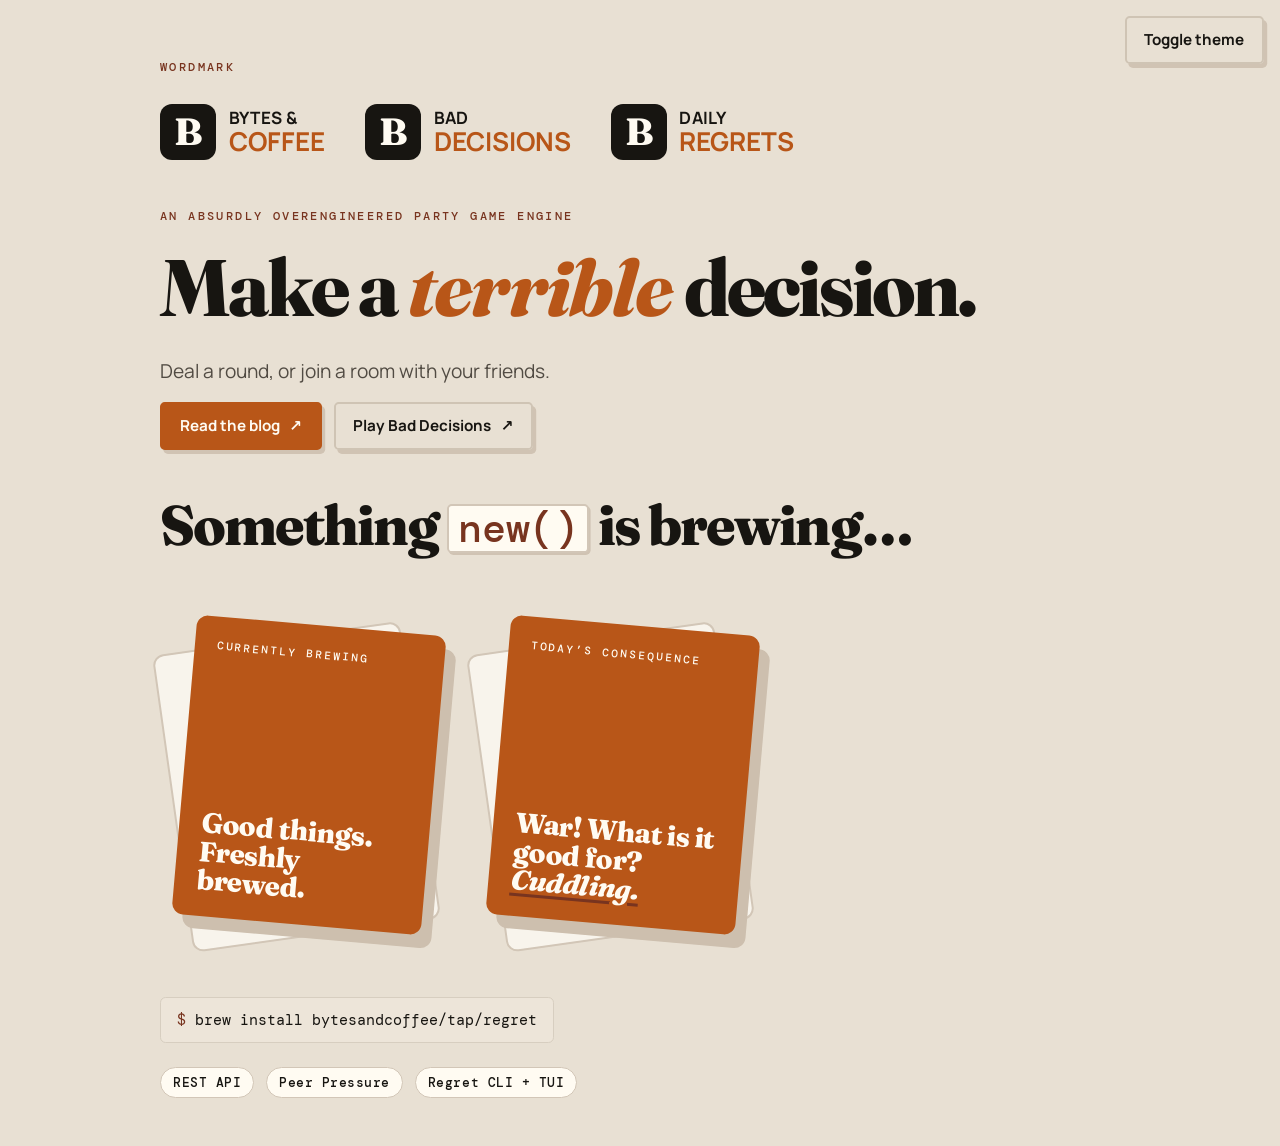
<file: examples/index.html>
<!doctype html>
<html lang="en">
<head>
<meta charset="utf-8">
<meta name="viewport" content="width=device-width, initial-scale=1">
<title>Bytes &amp; Coffee components</title>
<link rel="stylesheet" href="../css/fonts.css">
<link rel="stylesheet" href="../tokens/tokens.css">
<link rel="stylesheet" href="../css/components.css">
<style>
  body { margin: 0; background: var(--page); color: var(--ink); font-family: var(--font-sans); }
  main { max-width: 960px; margin: 0 auto; padding: 48px 20px; display: grid; gap: var(--space-5); }
  section { display: grid; gap: var(--space-3); }
  h2 { margin: 0; }
  .theme { position: fixed; top: 16px; right: 16px; }
</style>
</head>
<body>
<button class="bc-btn theme" type="button" onclick="document.documentElement.dataset.theme = document.documentElement.dataset.theme === 'light' ? 'dark' : 'light'">Toggle theme</button>
<main>
  <section><p class="kicker" style="color:var(--orange-dark)">Wordmark</p>
    <div class="bc-row" style="gap:2.5rem">
      <span class="bc-wm"><span class="bc-tile">B</span><span class="bc-wm-text">BYTES &amp;<b>COFFEE</b></span></span>
      <span class="bc-wm"><span class="bc-tile">B</span><span class="bc-wm-text">BAD<b>DECISIONS</b></span></span>
      <span class="bc-wm"><span class="bc-tile">B</span><span class="bc-wm-text">DAILY<b>REGRETS</b></span></span>
    </div></section>
  <section><p class="bc-kicker">An absurdly overengineered party game engine</p>
    <h1 class="bc-headline" style="font-size:clamp(3.5rem,10vw,5rem)">Make a <span class="bc-accent">terrible</span> decision.</h1>
    <p class="bc-lead">Deal a round, or join a room with your friends.</p>
    <div class="bc-row"><a class="bc-btn bc-btn-primary" href="https://blog.bytes.coffee/">Read the blog <span aria-hidden="true">↗</span></a><a class="bc-btn" href="https://bytes.coffee/bad-decisions/">Play Bad Decisions <span aria-hidden="true">↗</span></a></div></section>
  <section><h2 class="bc-headline" style="font-size:3.5rem">Something <span class="bc-chip">new()</span> is brewing…</h2></section>
  <section><div class="bc-row" style="gap:4rem;padding:24px">
    <div class="bc-cards"><div class="bc-card bc-card-back"></div><div class="bc-card bc-card-front"><div class="bc-card-kicker">Currently brewing</div><div class="bc-card-title">Good things. Freshly brewed.</div></div></div>
    <div class="bc-cards"><div class="bc-card bc-card-back"></div><div class="bc-card bc-card-front"><div class="bc-card-kicker">Today’s consequence</div><div class="bc-card-title">War! What is it good for? <em>Cuddling.</em></div></div></div>
  </div></section>
  <section class="bc-stack"><span class="bc-cmd"><span class="p">$</span>brew install bytesandcoffee/tap/regret</span>
    <div class="bc-row"><span class="bc-tag">REST API</span><span class="bc-tag">Peer Pressure</span><span class="bc-tag">Regret CLI + TUI</span></div></section>
</main>
</body>
</html>
</file>
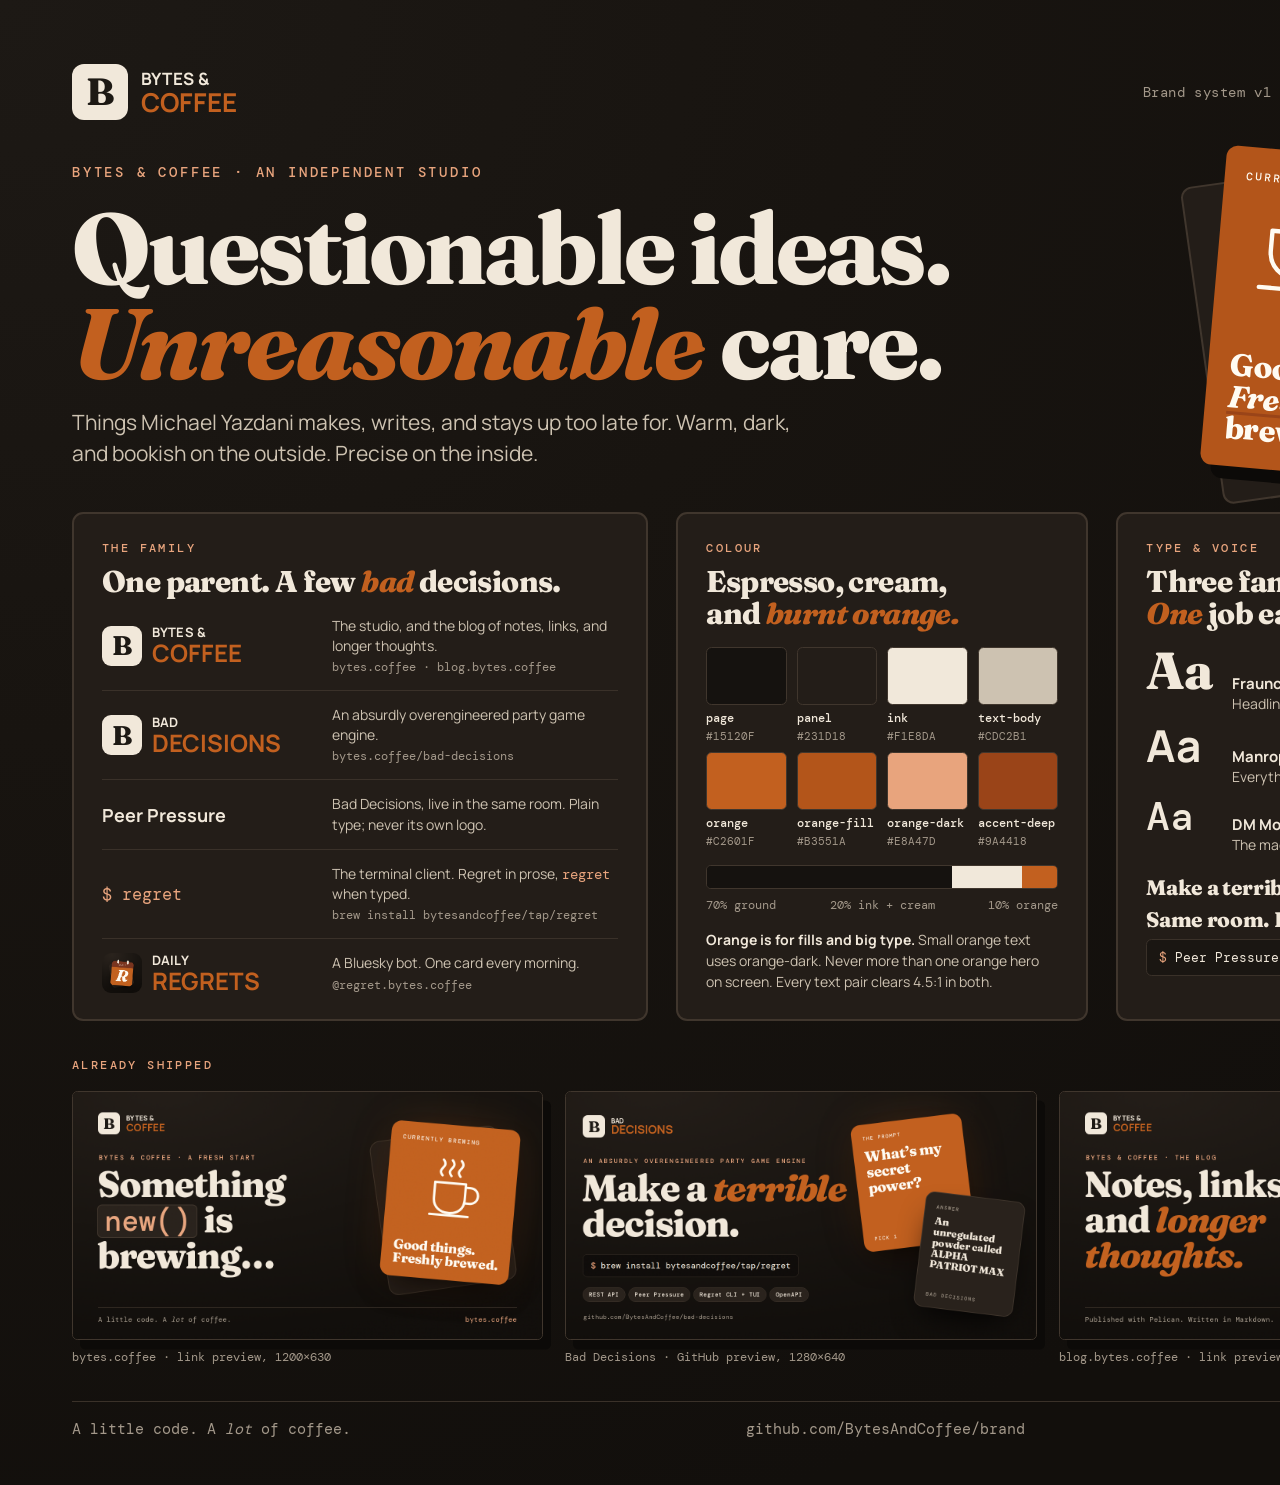
<file: sizzle/sizzle.html>
<!doctype html>
<html lang="en" data-theme="dark">
<script>
  // ?theme=light renders the Latte (light) theme; default is Espresso.
  if (new URLSearchParams(location.search).get('theme') === 'light') document.documentElement.dataset.theme = 'light';
</script>
<head>
<meta charset="utf-8">
<title>Bytes &amp; Coffee sizzle page</title>
<link rel="stylesheet" href="../css/fonts.css">
<link rel="stylesheet" href="../tokens/tokens.css">
<link rel="stylesheet" href="../css/components.css">
<style>
  /* One 1600px-wide page; the build script sizes the PDF to the sheet. Build with: node scripts/build_sizzle.js */
  @page { margin: 0; }
  html, body { margin: 0; -webkit-print-color-adjust: exact; print-color-adjust: exact; }
  body { background: var(--page); color: var(--ink); font-family: var(--font-sans); }
  .sheet {
    width: 1600px; box-sizing: border-box; padding: 64px 72px 48px;
    background: radial-gradient(120% 110% at 0% 0%, var(--page-a) 0%, var(--page-b) 45%, var(--page-c) 100%);
    display: grid; gap: 36px;
  }

  /* Header */
  .top { display: flex; justify-content: space-between; align-items: center; }
  /* Metadata set straight on the page. Light muted is only 4.0:1 on page, so Latte uses text-body. */
  .sheet { --meta: var(--muted); }
  :root[data-theme="light"] .sheet { --meta: var(--text-body); }
  .top .caption { font: 400 14px/1 var(--font-mono); color: var(--meta); letter-spacing: .04em; }
  .top .caption b { font-weight: 500; color: var(--meta); }
  :root:not([data-theme="light"]) .top .th-dark, :root[data-theme="light"] .top .th-light { color: var(--ink); }

  /* Hero */
  .hero { display: grid; grid-template-columns: 1fr 360px; gap: var(--space-6); align-items: center; }
  .hero .bc-headline { font-size: 100px; letter-spacing: -.03em; font-variation-settings: "opsz" 60, "WONK" 0, "SOFT" 0; }
  .hero .bc-accent { font-variation-settings: "opsz" 60, "WONK" 0, "SOFT" 0; }
  .hero .bc-lead { max-width: 58ch; font-size: 21px; }
  .hero .bc-kicker { font-size: 14px; margin-bottom: 20px; }
  .hero .bc-cards { width: 270px; height: 320px; justify-self: center; }
  .hero .bc-card-title { font-size: 31px; }
  .cup { width: 110px; height: 110px; margin: 6px 0 0 4px; }

  /* Panels */
  .grid { display: grid; grid-template-columns: 1.4fr 1fr 1fr; gap: 28px; min-height: 0; }
  .panel { background: var(--panel); border: 2px solid var(--border-card); border-radius: var(--radius-lg); padding: 26px 28px; box-sizing: border-box; display: flex; flex-direction: column; gap: 18px; min-height: 0; }
  .panel h2 { font: 800 30px/1.05 var(--font-display); letter-spacing: -.02em; margin: 0; text-wrap: balance; font-variation-settings: "opsz" 36, "WONK" 0, "SOFT" 0; }
  .panel h2 em { color: var(--orange); font-variation-settings: "WONK" 0, "SOFT" 0; }
  .panel .bc-kicker { font-size: 12px; margin: 0 0 -8px; }

  /* Family */
  .fam { display: grid; gap: 14px; }
  .fam-row { display: grid; grid-template-columns: 214px 1fr; align-items: center; gap: 16px; padding-bottom: 14px; border-bottom: 1px solid var(--line); }
  .fam-row:last-child { border-bottom: 0; padding-bottom: 0; }
  .fam .bc-tile { width: 40px; height: 40px; font-size: 27px; border-radius: 9px; }
  .fam .bc-wm { gap: .6rem; }
  .fam .bc-wm-text { font-size: 13px; }
  .fam .bc-wm-text b { font-size: 24px; }
  .fam .avatar { width: 40px; height: 40px; border-radius: 9px; }
  .fam .plain { font: 700 18px/1 var(--font-sans); color: var(--ink); }
  .fam code { font: 400 17px/1 var(--font-mono); color: var(--orange-dark); }
  .fam p { margin: 0; font-size: 14px; line-height: 1.45; color: var(--text-body); }
  .fam p span { display: block; font: 400 12px/1.4 var(--font-mono); color: var(--muted); margin-top: 3px; }

  /* Colour */
  .swatches { display: grid; grid-template-columns: repeat(4, 1fr); gap: 10px; }
  .sw { display: grid; gap: 7px; }
  .sw i { display: block; height: 56px; border-radius: var(--radius-md); border: 1.5px solid var(--border-card); }
  .sw b { font: 500 12px/1 var(--font-mono); color: var(--ink); }
  .sw span { font: 400 11px/1 var(--font-mono); color: var(--muted); }
  .budget { display: grid; grid-template-columns: 70fr 20fr 10fr; height: 22px; border-radius: var(--radius-sm); overflow: hidden; border: 1.5px solid var(--border-card); }
  .budget i:nth-child(1) { background: var(--page); }
  .budget i:nth-child(2) { background: var(--ink); }
  .budget i:nth-child(3) { background: var(--orange); }
  .budget-key { display: flex; justify-content: space-between; font: 400 12px/1 var(--font-mono); color: var(--muted); margin-top: -8px; }
  .rule { text-wrap: pretty; font-size: 14px; line-height: 1.5; color: var(--text-body); margin: 0; }
  .rule b { color: var(--ink); }

  /* Type + voice */
  .type { display: grid; gap: 12px; }
  .spec { display: grid; grid-template-columns: 74px 1fr; align-items: baseline; gap: 12px; }
  .spec .aa { font-size: 52px; line-height: .9; color: var(--ink); }
  .spec .f1 { font-family: var(--font-display); font-weight: 800; letter-spacing: -.03em; font-variation-settings: "WONK" 0, "SOFT" 0; }
  .spec .f2 { font-family: var(--font-sans); font-weight: 700; font-size: 44px; }
  .spec .f3 { font-family: var(--font-mono); font-weight: 500; font-size: 40px; }
  .spec p { margin: 0; font-size: 14px; line-height: 1.4; color: var(--text-body); }
  .spec p b { display: block; color: var(--ink); font-size: 15px; }
  .voice { display: grid; gap: 8px; margin-top: 2px; }
  .voice q { font: 800 21px/1.15 var(--font-display); letter-spacing: -.015em; color: var(--ink); quotes: none; font-variation-settings: "WONK" 0, "SOFT" 0; }
  .voice .bc-cmd { font-size: 13px; padding: 9px 12px; justify-self: start; }

  /* Shipped media */
  .shipped { display: grid; gap: 18px; }
  .shipped .bc-kicker { font-size: 12px; margin: 0; }
  .media { display: grid; grid-template-columns: repeat(3, 1fr); gap: 24px; }
  .media figure { margin: 0; display: grid; gap: 10px; }
  .media figcaption { font: 400 12px/1.3 var(--font-mono); color: var(--meta); }
  .media img { width: 100%; aspect-ratio: 1200 / 630; object-fit: cover; display: block; border-radius: var(--radius-md); border: 1.5px solid var(--border-card); box-shadow: 0.5rem 0.6rem 0 var(--shadow-hard); }
  /* A hard shadow, not the blurred elev-media: Chromium prints blur as a soft-masked raster that Preview draws as grey bands. */

  /* Footer */
  .foot { display: flex; justify-content: space-between; align-items: baseline; border-top: 1px solid var(--line); padding-top: 20px; font: 400 15px/1 var(--font-mono); color: var(--meta); }
  .foot em { font-style: italic; }
  .foot .url { color: var(--orange-dark); }
</style>
</head>
<body>
<div class="sheet">

  <header class="top">
    <span class="bc-wm"><span class="bc-tile">B</span><span class="bc-wm-text">BYTES &amp;<b>COFFEE</b></span></span>
    <span class="caption">Brand system v1 · Served as <b class="th-dark">Espresso</b> or <b class="th-light">Latte</b></span>
  </header>

  <section class="hero">
    <div>
      <p class="bc-kicker">Bytes &amp; Coffee · An independent studio</p>
      <h1 class="bc-headline">Questionable ideas. <span class="bc-accent">Unreasonable</span> care.</h1>
      <p class="bc-lead" data-latte="Things Michael Yazdani makes, writes, and stays up too late for. Warm and bookish on the outside. Precise on the inside.">Things Michael Yazdani makes, writes, and stays up too late for. Warm, dark, and bookish on the outside. Precise on the inside.</p>
    </div>
    <div class="bc-cards">
      <div class="bc-card bc-card-back"></div>
      <div class="bc-card bc-card-front">
        <div>
          <div class="bc-card-kicker" data-latte="Now steaming">Currently brewing</div>
          <svg class="cup" viewBox="0 0 100 100" fill="none" stroke="currentColor" stroke-width="4" stroke-linecap="round" stroke-linejoin="round" aria-hidden="true">
            <path d="M34 10c-4 5 4 9 0 15M48 8c-4 5 4 9 0 15M62 10c-4 5 4 9 0 15"/>
            <path d="M24 36h52v18c0 14-11 24-26 24S24 68 24 54z"/>
            <path d="M76 42h5a9 9 0 0 1 0 18h-6"/>
            <path d="M16 88h68"/>
          </svg>
        </div>
        <div class="bc-card-title" data-latte-html="Same beans. &lt;em&gt;More&lt;/em&gt; milk.">Good things. <em>Freshly</em> brewed.</div>
      </div>
    </div>
  </section>

  <section class="grid">

    <div class="panel">
      <p class="bc-kicker">The family</p>
      <h2>One parent. A few <em>bad</em> decisions.</h2>
      <div class="fam">
        <div class="fam-row">
          <span class="bc-wm"><span class="bc-tile">B</span><span class="bc-wm-text">BYTES &amp;<b>COFFEE</b></span></span>
          <p>The studio, and the blog of notes, links, and longer thoughts.<span>bytes.coffee · blog.bytes.coffee</span></p>
        </div>
        <div class="fam-row">
          <span class="bc-wm"><span class="bc-tile">B</span><span class="bc-wm-text">BAD<b>DECISIONS</b></span></span>
          <p>An absurdly overengineered party game engine.<span>bytes.coffee/bad-decisions</span></p>
        </div>
        <div class="fam-row">
          <span class="plain">Peer Pressure</span>
          <p>Bad Decisions, live in the same room. Plain type; never its own logo.</p>
        </div>
        <div class="fam-row">
          <code>$ regret</code>
          <p>The terminal client. Regret in prose, <code style="font-size:14px">regret</code> when typed.<span>brew install bytesandcoffee/tap/regret</span></p>
        </div>
        <div class="fam-row">
          <span class="bc-wm"><img class="avatar" src="../assets/logos/daily-regrets-avatar.png" alt=""><span class="bc-wm-text">DAILY<b>REGRETS</b></span></span>
          <p>A Bluesky bot. One card every morning.<span>@regret.bytes.coffee</span></p>
        </div>
      </div>
    </div>

    <div class="panel">
      <p class="bc-kicker">Colour</p>
      <h2 data-latte-html="Latte, ink, and &lt;em&gt;burnt orange.&lt;/em&gt;">Espresso, cream, and <em>burnt orange.</em></h2>
      <div class="swatches">
        <div class="sw" data-token="page"><i style="background:var(--page)"></i><b>page</b><span></span></div>
        <div class="sw" data-token="panel"><i style="background:var(--panel)"></i><b>panel</b><span></span></div>
        <div class="sw" data-token="ink"><i style="background:var(--ink)"></i><b>ink</b><span></span></div>
        <div class="sw" data-token="text-body"><i style="background:var(--text-body)"></i><b>text-body</b><span></span></div>
        <div class="sw" data-token="orange"><i style="background:var(--orange)"></i><b>orange</b><span></span></div>
        <div class="sw" data-token="orange-fill"><i style="background:var(--orange-fill)"></i><b>orange-fill</b><span></span></div>
        <div class="sw" data-token="orange-dark"><i style="background:var(--orange-dark)"></i><b>orange-dark</b><span></span></div>
        <div class="sw" data-token="accent-deep"><i style="background:var(--accent-deep)"></i><b>accent-deep</b><span></span></div>
      </div>
      <div class="budget"><i></i><i></i><i></i></div>
      <div class="budget-key"><span>70% ground</span><span>20% ink + cream</span><span>10% orange</span></div>
      <p class="rule"><b>Orange is for fills and big type.</b> Small orange text uses orange-dark. Never more than one orange hero on screen. Every text pair clears 4.5:1 in both.</p>
    </div>

    <div class="panel">
      <p class="bc-kicker">Type &amp; voice</p>
      <h2>Three families. <em>One</em> job each.</h2>
      <div class="type">
        <div class="spec"><span class="aa f1">Aa</span><p><b>Fraunces</b>Headlines, cards, titles. ExtraBold, tight.</p></div>
        <div class="spec"><span class="aa f2">Aa</span><p><b>Manrope</b>Everything people read at length.</p></div>
        <div class="spec"><span class="aa f3">Aa</span><p><b>DM Mono</b>The machine's voice: kickers, commands.</p></div>
      </div>
      <div class="voice">
        <q>Make a terrible decision.</q>
        <q>Same room. Full screen.</q>
        <span class="bc-cmd"><span class="p">$</span>Peer Pressure faltered: Regret alone</span>
      </div>
    </div>

  </section>

  <section class="shipped">
  <p class="bc-kicker">Already shipped</p>
  <div class="media">
    <figure><img src="../assets/social/bytes-coffee-og.png" alt="Bytes &amp; Coffee link preview"><figcaption>bytes.coffee · link preview, 1200×630</figcaption></figure>
    <figure><img src="../assets/social/bad-decisions-github-preview.png" alt="Bad Decisions GitHub social preview"><figcaption>Bad Decisions · GitHub preview, 1280×640</figcaption></figure>
    <figure><img src="../assets/social/blog-og.png" alt="Blog link preview"><figcaption>blog.bytes.coffee · link preview, 1200×630</figcaption></figure>
  </div>
  </section>

  <footer class="foot">
    <span data-latte-html="A little code. A &lt;em&gt;lot&lt;/em&gt; of coffee. Some of it with milk.">A little code. A <em>lot</em> of coffee.</span>
    <span>github.com/BytesAndCoffee/brand</span>
    <span class="url">bytes.coffee</span>
  </footer>

</div>
<script>
  // Latte copy, and swatch hex labels from the live tokens, so both editions stay correct.
  if (document.documentElement.dataset.theme === 'light') {
    for (const el of document.querySelectorAll('[data-latte]')) el.textContent = el.dataset.latte;
    for (const el of document.querySelectorAll('[data-latte-html]')) el.innerHTML = el.dataset.latteHtml;
  }
  const css = getComputedStyle(document.documentElement);
  for (const sw of document.querySelectorAll('.sw[data-token]'))
    sw.querySelector('span').textContent = css.getPropertyValue('--' + sw.dataset.token).trim().toUpperCase();
</script>
</body>
</html>
</file>
<file: css/fonts.css>
/* Bytes & Coffee fonts, self-hosted (SIL OFL 1.1, see fonts/<family>/OFL.txt).
   Or load the same families from Google Fonts:
   https://fonts.googleapis.com/css2?family=DM+Mono:wght@400;500&family=Fraunces:ital,opsz,wght@0,9..144,600..800;1,9..144,800&family=Manrope:wght@400..800&display=swap */
@font-face { font-family: "Fraunces"; src: url("../fonts/fraunces/Fraunces-VF.ttf") format("truetype"); font-weight: 100 900; font-style: normal; font-display: swap; }
@font-face { font-family: "Fraunces"; src: url("../fonts/fraunces/Fraunces-Italic-VF.ttf") format("truetype"); font-weight: 100 900; font-style: italic; font-display: swap; }
@font-face { font-family: "Manrope"; src: url("../fonts/manrope/Manrope-VF.ttf") format("truetype"); font-weight: 200 800; font-style: normal; font-display: swap; }
@font-face { font-family: "DM Mono"; src: url("../fonts/dm-mono/DMMono-Regular.ttf") format("truetype"); font-weight: 400; font-style: normal; font-display: swap; }
@font-face { font-family: "DM Mono"; src: url("../fonts/dm-mono/DMMono-Medium.ttf") format("truetype"); font-weight: 500; font-style: normal; font-display: swap; }
</file>
<file: tokens/tokens.css>
/* Bytes & Coffee tokens. Generated by scripts/build_tokens.py from tokens.json; edit that, not this.
   Espresso (dark) is the primary theme. Light applies with data-theme="light",
   or when there is no data-theme and the viewer prefers light. */
:root {
  --page: #15120f;
  --page-a: #1d1915;
  --page-b: #181410;
  --page-c: #120f0c;
  --paper: #1f1a15;
  --panel: #231d18;
  --panel-sunk: #1a1612;
  --panel-sunk-glass: #1a1612ee;
  --cream: #29221c;
  --ink: #f1e8da;
  --text-body: #cdc2b1;
  --muted: #a3988a;
  --muted-soft: #9a8f82;
  --orange: #c2601f;
  --orange-fill: #b3551a;
  --orange-dark: #e8a47d;
  --accent-deep: #9a4418;
  --on-accent: #fffbf2;
  --on-ink: #1d1914;
  --line: #3a3129;
  --border: #3d342b;
  --border-soft: #2f2821;
  --border-card: #40362d;
  --border-strong: #6b5f52;
  --shadow-hard: #0c0a08;
  --shadow-soft: #0f0c0a;
  --shadow-diffuse: #00000059;
  --shadow-modal: #00000099;
  --signal-good: #7fb58a;
  --signal-bad: #e07a5f;
  --elev-chip: 0.04em 0.05em 0 #0f0c0a;
  --elev-button: 0.2rem 0.25rem 0 #0f0c0a;
  --elev-card: 0.7rem 0.8rem 0 #0c0a08;
  --elev-media: 0 40px 80px -30px rgba(0,0,0,0.9);
  --space-1: 0.6rem;
  --space-2: 0.75rem;
  --space-3: 1rem;
  --space-4: 1.5rem;
  --space-5: 3rem;
  --space-6: 4rem;
  --radius-chip: 0.12em;
  --radius-sm: 0.3rem;
  --radius-md: 0.35rem;
  --radius-lg: 0.7rem;
  --radius-tile: 12px;
  --radius-card: 26px;
  --font-display: Fraunces, Georgia, serif;
  --font-sans: Manrope, system-ui, sans-serif;
  --font-mono: "DM Mono", ui-monospace, Menlo, monospace;
  color-scheme: dark;
}
@media (prefers-color-scheme: light) {
  :root:not([data-theme="dark"]) {
    --page: #e8e0d3;
    --page-a: #eee7dc;
    --page-b: #e6ddce;
    --page-c: #dfd3c2;
    --paper: #f4efe4;
    --panel: #f8f4ec;
    --panel-sunk: #ede5d9;
    --panel-sunk-glass: #ede5d9ee;
    --cream: #fffbf2;
    --ink: #171511;
    --text-body: #514b43;
    --muted: #706b62;
    --muted-soft: #777066;
    --orange: #b85618;
    --orange-fill: #b85618;
    --orange-dark: #78341f;
    --accent-deep: #78341f;
    --on-accent: #fffbf2;
    --on-ink: #fffbf2;
    --line: #d7cec0;
    --border: #cfc4b4;
    --border-soft: #d9d0c4;
    --border-card: #d2c6b7;
    --border-strong: #a89e8f;
    --shadow-hard: #cdbfae;
    --shadow-soft: #d0c3b3;
    --shadow-diffuse: #5f49321c;
    --shadow-modal: #17151155;
    --signal-good: #3e6b4a;
    --signal-bad: #9f3c24;
    --elev-chip: 0.04em 0.05em 0 #d0c3b3;
    --elev-button: 0.2rem 0.25rem 0 #d0c3b3;
    --elev-card: 0.7rem 0.8rem 0 #cdbfae;
    --elev-media: 0 40px 80px -30px rgba(0,0,0,0.9);
    color-scheme: light;
  }
}
:root[data-theme="light"] {
  --page: #e8e0d3;
  --page-a: #eee7dc;
  --page-b: #e6ddce;
  --page-c: #dfd3c2;
  --paper: #f4efe4;
  --panel: #f8f4ec;
  --panel-sunk: #ede5d9;
  --panel-sunk-glass: #ede5d9ee;
  --cream: #fffbf2;
  --ink: #171511;
  --text-body: #514b43;
  --muted: #706b62;
  --muted-soft: #777066;
  --orange: #b85618;
  --orange-fill: #b85618;
  --orange-dark: #78341f;
  --accent-deep: #78341f;
  --on-accent: #fffbf2;
  --on-ink: #fffbf2;
  --line: #d7cec0;
  --border: #cfc4b4;
  --border-soft: #d9d0c4;
  --border-card: #d2c6b7;
  --border-strong: #a89e8f;
  --shadow-hard: #cdbfae;
  --shadow-soft: #d0c3b3;
  --shadow-diffuse: #5f49321c;
  --shadow-modal: #17151155;
  --signal-good: #3e6b4a;
  --signal-bad: #9f3c24;
  --elev-chip: 0.04em 0.05em 0 #d0c3b3;
  --elev-button: 0.2rem 0.25rem 0 #d0c3b3;
  --elev-card: 0.7rem 0.8rem 0 #cdbfae;
  --elev-media: 0 40px 80px -30px rgba(0,0,0,0.9);
  color-scheme: light;
}
:root[data-theme="dark"] {
  --page: #15120f;
  --page-a: #1d1915;
  --page-b: #181410;
  --page-c: #120f0c;
  --paper: #1f1a15;
  --panel: #231d18;
  --panel-sunk: #1a1612;
  --panel-sunk-glass: #1a1612ee;
  --cream: #29221c;
  --ink: #f1e8da;
  --text-body: #cdc2b1;
  --muted: #a3988a;
  --muted-soft: #9a8f82;
  --orange: #c2601f;
  --orange-fill: #b3551a;
  --orange-dark: #e8a47d;
  --accent-deep: #9a4418;
  --on-accent: #fffbf2;
  --on-ink: #1d1914;
  --line: #3a3129;
  --border: #3d342b;
  --border-soft: #2f2821;
  --border-card: #40362d;
  --border-strong: #6b5f52;
  --shadow-hard: #0c0a08;
  --shadow-soft: #0f0c0a;
  --shadow-diffuse: #00000059;
  --shadow-modal: #00000099;
  --signal-good: #7fb58a;
  --signal-bad: #e07a5f;
  --elev-chip: 0.04em 0.05em 0 #0f0c0a;
  --elev-button: 0.2rem 0.25rem 0 #0f0c0a;
  --elev-card: 0.7rem 0.8rem 0 #0c0a08;
  --elev-media: 0 40px 80px -30px rgba(0,0,0,0.9);
  color-scheme: dark;
}
.display-xl { font-family: var(--font-display); font-size: 80px; line-height: 0.95; font-weight: 800; letter-spacing: -0.035em; }
.display-lg { font-family: var(--font-display); font-size: 56px; line-height: 1.0; font-weight: 800; letter-spacing: -0.03em; }
.display-accent { font-family: var(--font-display); font-size: 56px; line-height: 1.0; font-weight: 800; letter-spacing: -0.02em; font-style: italic; font-variation-settings: "WONK" 0, "SOFT" 0; }
.title { font-family: var(--font-display); font-size: 28px; line-height: 1.15; font-weight: 800; letter-spacing: -0.02em; }
.lead { font-family: var(--font-sans); font-size: 19.2px; line-height: 1.5; font-weight: 500; }
.body { font-family: var(--font-sans); font-size: 16px; line-height: 1.6; font-weight: 400; }
.label { font-family: var(--font-sans); font-size: 15.2px; line-height: 1.2; font-weight: 700; }
.kicker { font-family: var(--font-mono); font-size: 12px; line-height: 1.3; font-weight: 500; letter-spacing: 0.2em; text-transform: uppercase; }
.code { font-family: var(--font-mono); font-size: 15px; line-height: 1.5; font-weight: 400; }
.caption { font-family: var(--font-mono); font-size: 12.8px; line-height: 1.4; font-weight: 400; }
</file>
<file: css/components.css>
/* Bytes & Coffee components. Load after tokens.css and fonts.css. */
.bc-root { background: var(--page); color: var(--ink); font-family: var(--font-sans); padding: 20px; box-sizing: border-box; }
.bc-row { display: flex; flex-wrap: wrap; gap: var(--space-2); align-items: center; }
.bc-stack { display: grid; gap: var(--space-4); }

/* Wordmark */
.bc-wm { display: inline-flex; align-items: center; gap: 0.8rem; font-family: var(--font-sans); font-weight: 700; }
.bc-tile { width: 56px; height: 56px; border-radius: var(--radius-tile); background: var(--ink); color: var(--on-ink); display: grid; place-items: center; font-family: var(--font-display); font-weight: 800; font-size: 38px; line-height: 1; }
.bc-wm-text { line-height: 1; font-size: 17px; letter-spacing: .02em; color: var(--ink); }
.bc-wm-text b { display: block; color: var(--orange); font-size: 26px; font-weight: 700; margin-top: 2px; letter-spacing: 0; }

/* Button */
.bc-btn { font: 700 0.95rem/1.2 var(--font-sans); display: inline-flex; align-items: center; gap: .6rem; padding: .8rem 1.1rem; border-radius: var(--radius-sm); border: 2px solid var(--border); background: transparent; color: var(--ink); box-shadow: var(--elev-button); cursor: pointer; text-decoration: none; }
.bc-btn-primary { background: var(--orange-fill); border-color: var(--orange-fill); color: var(--on-accent); }
.bc-btn:hover { border-color: var(--border-strong); }
.bc-btn-primary:hover { border-color: var(--accent-deep); }
.bc-btn:active { box-shadow: none; transform: translate(.2rem, .25rem); }
.bc-btn:focus-visible, .bc-link:focus-visible { outline: 2px solid var(--orange-dark); outline-offset: 2px; }
.bc-link { color: var(--orange-dark); font-weight: 700; text-decoration: underline; text-underline-offset: 3px; }

/* Code chip */
.bc-chip { font-family: var(--font-mono); font-weight: 500; font-size: .72em; letter-spacing: 0; background: var(--cream); color: var(--orange-dark); border: 2px solid var(--border-card); border-radius: var(--radius-chip); padding: 0 .22em; box-shadow: var(--elev-chip); display: inline-block; line-height: 1.1; vertical-align: .06em; }

/* Headline */
.bc-kicker { font-family: var(--font-mono); font-weight: 500; font-size: 12px; letter-spacing: .2em; text-transform: uppercase; color: var(--orange-dark); margin: 0 0 var(--space-1); }
.bc-headline { font-family: var(--font-display); font-weight: 800; letter-spacing: -.035em; line-height: .95; margin: 0; color: var(--ink); text-wrap: balance; }
.bc-accent { font-style: italic; color: var(--orange); letter-spacing: -.02em; }
.bc-lead { font-family: var(--font-sans); font-size: 1.2rem; line-height: 1.5; color: var(--text-body); margin: var(--space-3) 0 0; max-width: 34ch; }

/* Card stack */
.bc-cards { position: relative; width: 250px; height: 300px; }
.bc-card { position: absolute; inset: 0; border-radius: var(--radius-lg); padding: 22px; box-sizing: border-box; }
.bc-card-back { background: var(--panel); border: 2px solid var(--border-card); transform: rotate(-8deg) translate(-14px, 10px); }
.bc-card-front { background: var(--orange-fill); color: var(--on-accent); transform: rotate(5deg); box-shadow: var(--elev-card); display: flex; flex-direction: column; justify-content: space-between; }
.bc-card-kicker { font-family: var(--font-mono); font-weight: 500; font-size: 11px; letter-spacing: .18em; text-transform: uppercase; }
.bc-card-title { font-family: var(--font-display); font-weight: 800; font-size: 28px; line-height: 1.02; letter-spacing: -.02em; }
.bc-card-title em { font-style: italic; text-decoration: underline; text-decoration-color: var(--accent-deep); text-decoration-thickness: 3px; text-underline-offset: 4px; }

/* Command line */
.bc-cmd { font-family: var(--font-mono); font-weight: 400; font-size: 15px; background: var(--panel-sunk); border: 1.5px solid var(--line); border-radius: var(--radius-md); padding: 12px 16px; color: var(--ink); display: inline-block; }
.bc-cmd .p { color: var(--orange-dark); margin-right: .6em; }
.bc-tag { font-family: var(--font-mono); font-weight: 500; font-size: 13px; letter-spacing: .04em; color: var(--ink); background: var(--cream); border: 1.5px solid var(--border-card); border-radius: 30px; padding: 6px 12px; }

/* Fraunces italic ships "wonky" alternates by default; the brand uses the calm italic. */
.bc-accent, .bc-card-title em, .display-accent, [data-bc-italic] { font-variation-settings: "WONK" 0, "SOFT" 0; }
.bc-headline, .bc-card-title { font-variation-settings: "WONK" 0, "SOFT" 0; }
.bc-stack > .bc-cmd { justify-self: start; }
</file>
